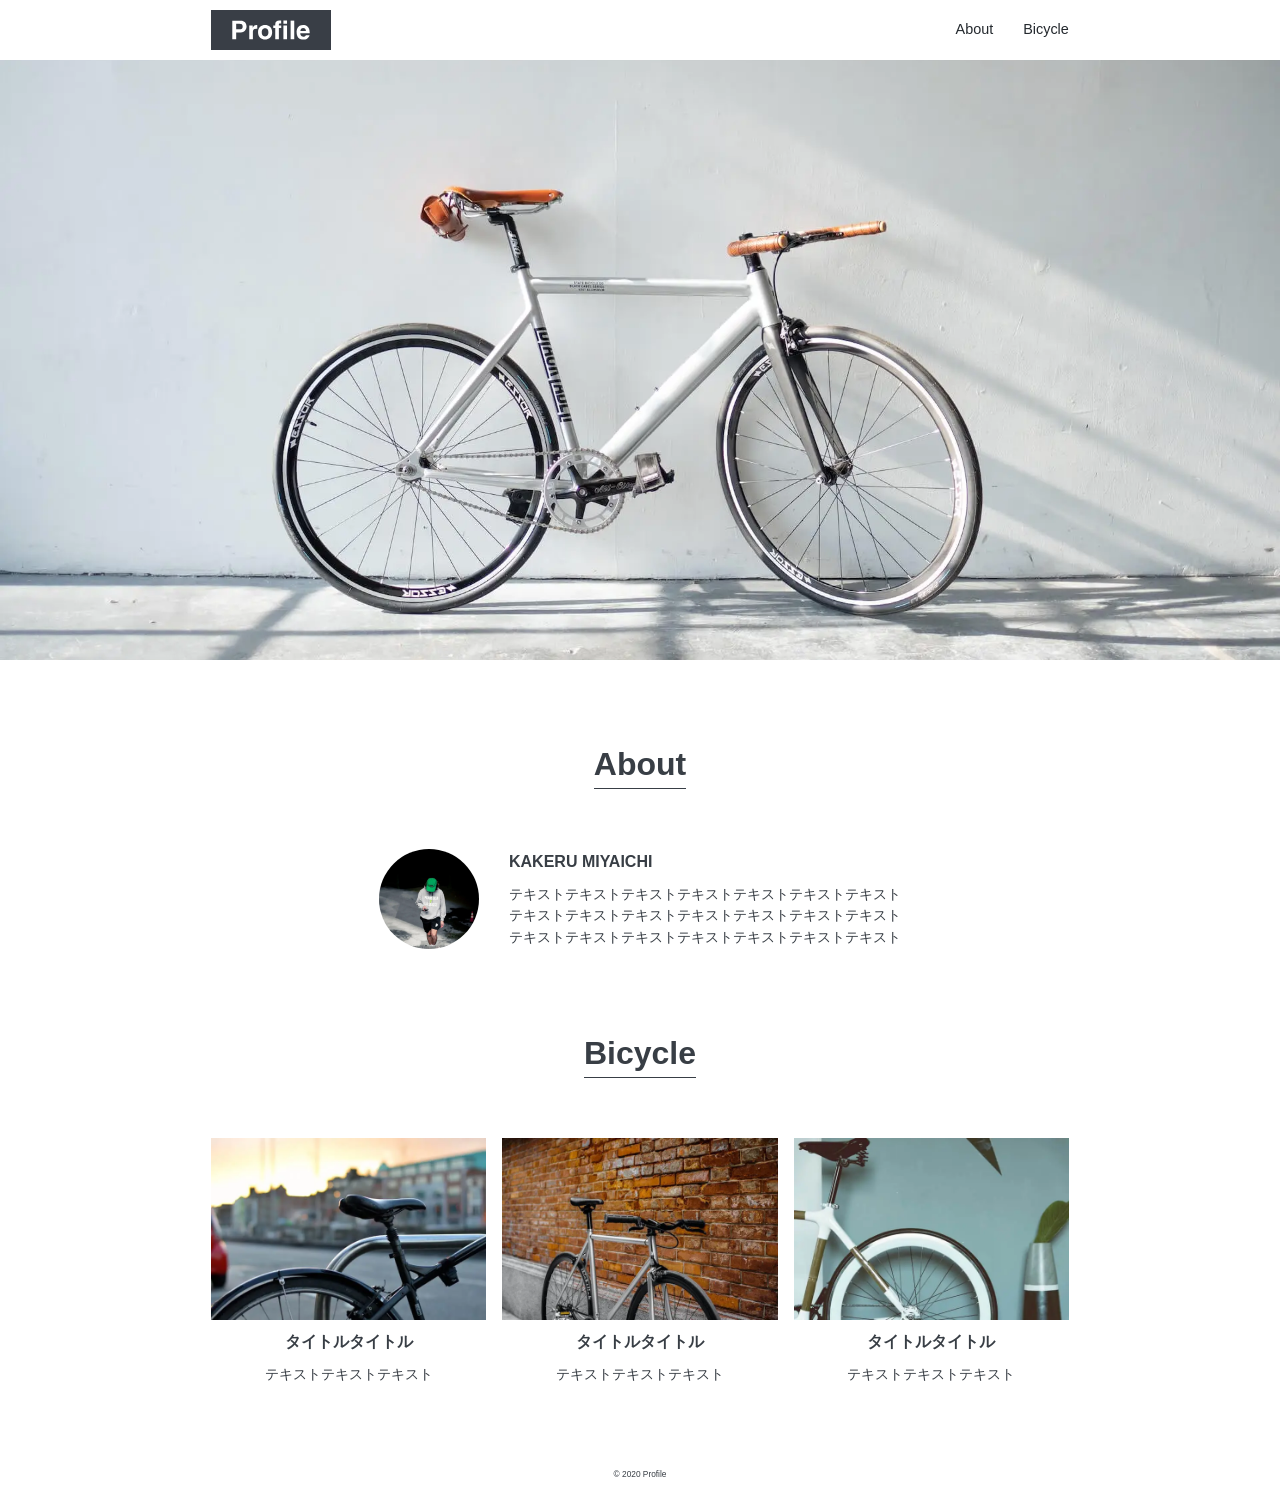
<file: index.html>
<!doctype html>
<html lang="ja">
  <head>
    <meta charset="UTF-8" />
    <meta name="viewport" content="width=device-width, initial-scale=1" />
    <title>Road Bike</title>
    <meta
      name="description"
      content="バイク乗りミヤイチのプロフィールサイトです。"
    />
    <link rel="icon" href="assets/img/favicon.ico" />
    <link rel="stylesheet" href="assets/css/style.css" />
    <script src="assets/js/script.js" defer type="module"></script>
  </head>
  <body>
    <header class="header" data-include="/partials/header.html"></header>
    <main class="main">
      <section class="hero-section">
        <div class="hero-wrapper">
          <img
            class="hero-img"
            src="assets/img/mainvisual.webp"
            alt="白いロードバイク"
          />
        </div>
      </section>
      <section id="about" class="about-section">
        <div class="about-container">
          <h2 class="about-title">About</h2>
          <div class="about-content">
            <img
              class="about-img"
              src="assets/img/about.webp"
              alt="ミヤイチカケルのプロフィール写真"
            />
            <div class="about-info">
              <h3 class="about-name">KAKERU MIYAICHI</h3>
              <p class="about-text">
                テキストテキストテキストテキストテキストテキストテキスト<br />テキストテキストテキストテキストテキストテキストテキスト<br />テキストテキストテキストテキストテキストテキストテキスト
              </p>
            </div>
          </div>
        </div>
      </section>
      <section id="bicycle" class="bicycle-section">
        <div class="bicycle-container">
          <h2 class="bicycle-title">Bicycle</h2>
          <ul class="bicycle-lists">
            <li class="bicycle-item">
              <a href="bicycle/bicycle1.html"
                ><img
                  src="assets/img/bicycle1.webp"
                  alt="夕日を背景にした自転車"
              /></a>
              <a href="bicycle/bicycle1.html"
                ><h3 class="bicycle-name">タイトルタイトル</h3></a
              >
              <p class="bicycle-text">テキストテキストテキスト</p>
            </li>
            <li class="bicycle-item">
              <a href="bicycle/bicycle2.html"
                ><img
                  src="assets/img/bicycle2.webp"
                  alt="レンガを背景にした自転車"
              /></a>
              <a href="bicycle/bicycle2.html"
                ><h3 class="bicycle-name">タイトルタイトル</h3></a
              >
              <p class="bicycle-text">テキストテキストテキスト</p>
            </li>
            <li class="bicycle-item">
              <a href="bicycle/bicycle3.html"
                ><img
                  src="assets/img/bicycle3.webp"
                  alt="ミント色の壁を背景にした自転車"
              /></a>
              <a href="bicycle/bicycle3.html"
                ><h3 class="bicycle-name">タイトルタイトル</h3></a
              >
              <p class="bicycle-text">テキストテキストテキスト</p>
            </li>
          </ul>
        </div>
      </section>
    </main>
    <footer class="footer" data-include="/partials/footer.html"></footer>
  </body>
</html>
</file>
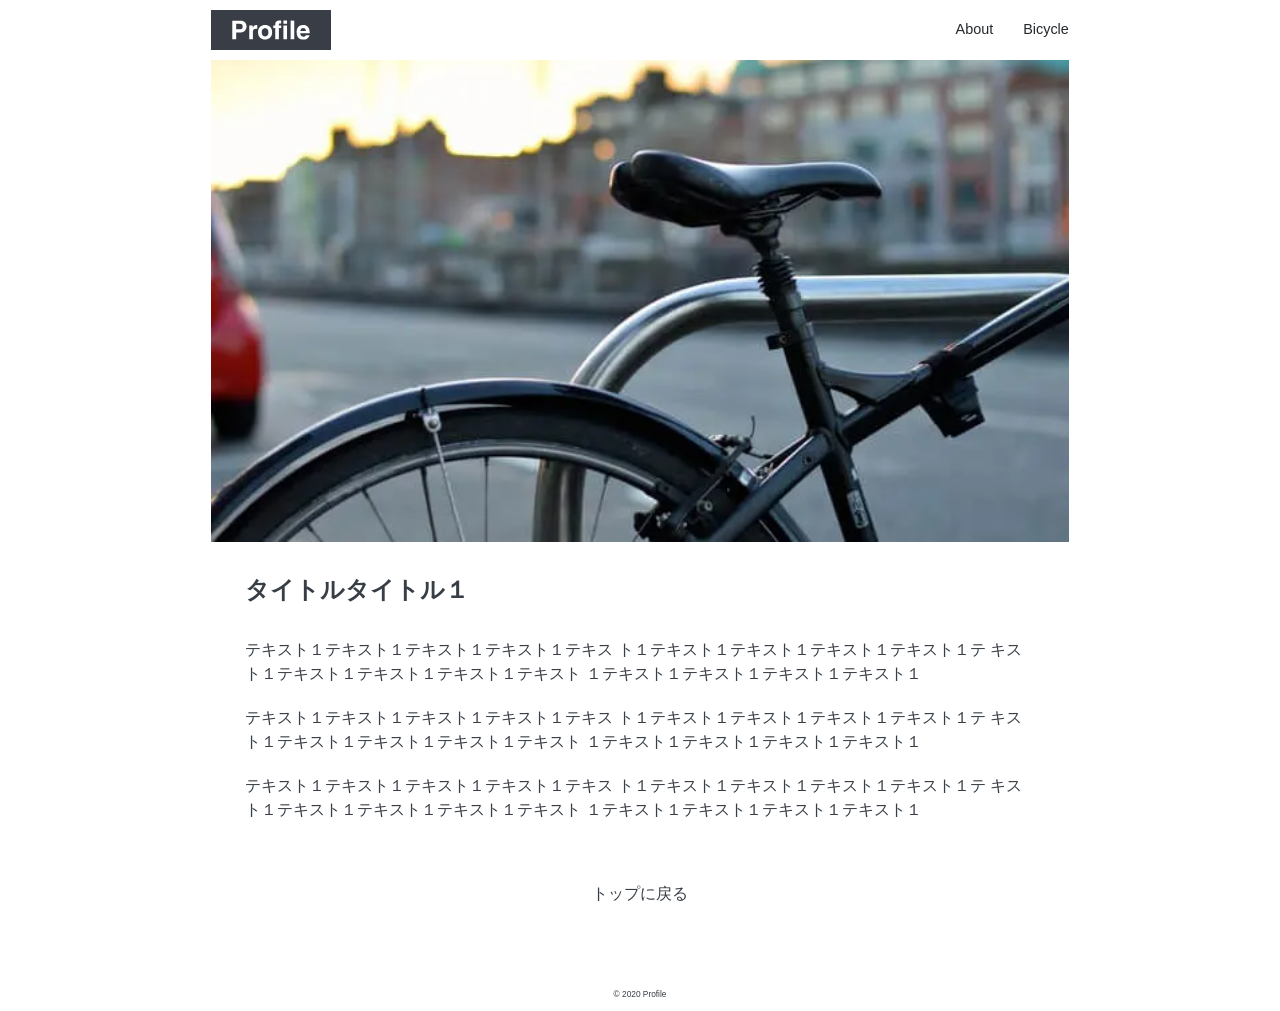
<file: bicycle/bicycle1.html>
<!doctype html>
<html lang="ja">
  <head>
    <meta charset="UTF-8" />
    <meta name="viewport" content="width=device-width, initial-scale=1" />
    <title>Road Bike | Bicycle1</title>
    <meta name="description" content="Bicycle1の詳細ページです。" />
    <link rel="icon" href="../assets/img/favicon.ico" />
    <link rel="stylesheet" href="../assets/css/style.css" />
    <script src="../assets/js/script.js" defer type="module"></script>
  </head>
  <body>
    <header class="header" data-include="../partials/header.html"></header>
    <main class="page-main">
      <div class="page-main__wrapper">
        <img
          class="page-main__img"
          src="../assets/img/bicycle1.webp"
          alt="夕日を背景にした自転車"
        />
        <h2 class="page-main__title">タイトルタイトル１</h2>
        <div class="page-main__text">
          <p>
            テキスト１テキスト１テキスト１テキスト１テキス
            ト１テキスト１テキスト１テキスト１テキスト１テ
            キスト１テキスト１テキスト１テキスト１テキスト
            １テキスト１テキスト１テキスト１テキスト１
          </p>
          <p>
            テキスト１テキスト１テキスト１テキスト１テキス
            ト１テキスト１テキスト１テキスト１テキスト１テ
            キスト１テキスト１テキスト１テキスト１テキスト
            １テキスト１テキスト１テキスト１テキスト１
          </p>
          <p>
            テキスト１テキスト１テキスト１テキスト１テキス
            ト１テキスト１テキスト１テキスト１テキスト１テ
            キスト１テキスト１テキスト１テキスト１テキスト
            １テキスト１テキスト１テキスト１テキスト１
          </p>
        </div>
        <a class="page-main__pagetop" href="../index.html">トップに戻る</a>
      </div>
    </main>
    <footer class="footer" data-include="/partials/footer.html"></footer>
  </body>
</html>
</file>
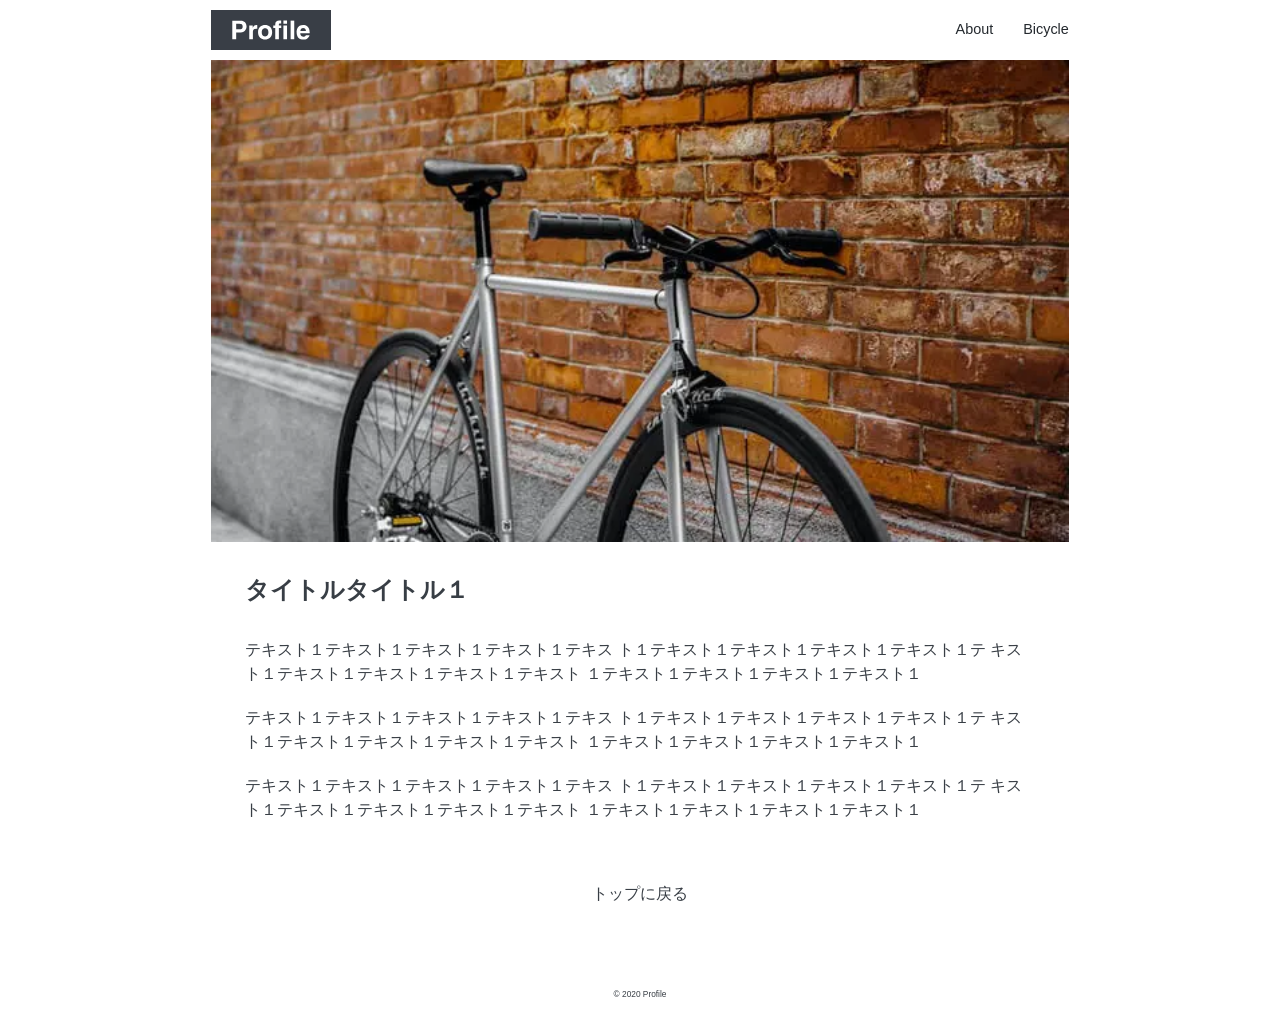
<file: bicycle/bicycle2.html>
<!doctype html>
<html lang="ja">
  <head>
    <meta charset="UTF-8" />
    <meta name="viewport" content="width=device-width, initial-scale=1" />
    <title>Road Bike | Bicycle2</title>
    <meta name="description" content="Bicycle2の詳細ページです。" />
    <link rel="icon" href="../assets/img/favicon.ico" />
    <link rel="stylesheet" href="../assets/css/style.css" />
    <script src="../assets/js/script.js" defer type="module"></script>
  </head>
  <body>
    <header class="header" data-include="../partials/header.html"></header>
    <main class="page-main">
      <div class="page-main__wrapper">
        <img
          class="page-main__img"
          src="../assets/img/bicycle2.webp"
          alt="レンガを背景にした自転車"
        />
        <h2 class="page-main__title">タイトルタイトル１</h2>
        <div class="page-main__text">
          <p>
            テキスト１テキスト１テキスト１テキスト１テキス
            ト１テキスト１テキスト１テキスト１テキスト１テ
            キスト１テキスト１テキスト１テキスト１テキスト
            １テキスト１テキスト１テキスト１テキスト１
          </p>
          <p>
            テキスト１テキスト１テキスト１テキスト１テキス
            ト１テキスト１テキスト１テキスト１テキスト１テ
            キスト１テキスト１テキスト１テキスト１テキスト
            １テキスト１テキスト１テキスト１テキスト１
          </p>
          <p>
            テキスト１テキスト１テキスト１テキスト１テキス
            ト１テキスト１テキスト１テキスト１テキスト１テ
            キスト１テキスト１テキスト１テキスト１テキスト
            １テキスト１テキスト１テキスト１テキスト１
          </p>
        </div>
        <a class="page-main__pagetop" href="../index.html">トップに戻る</a>
      </div>
    </main>
    <footer class="footer" data-include="/partials/footer.html"></footer>
  </body>
</html>
</file>
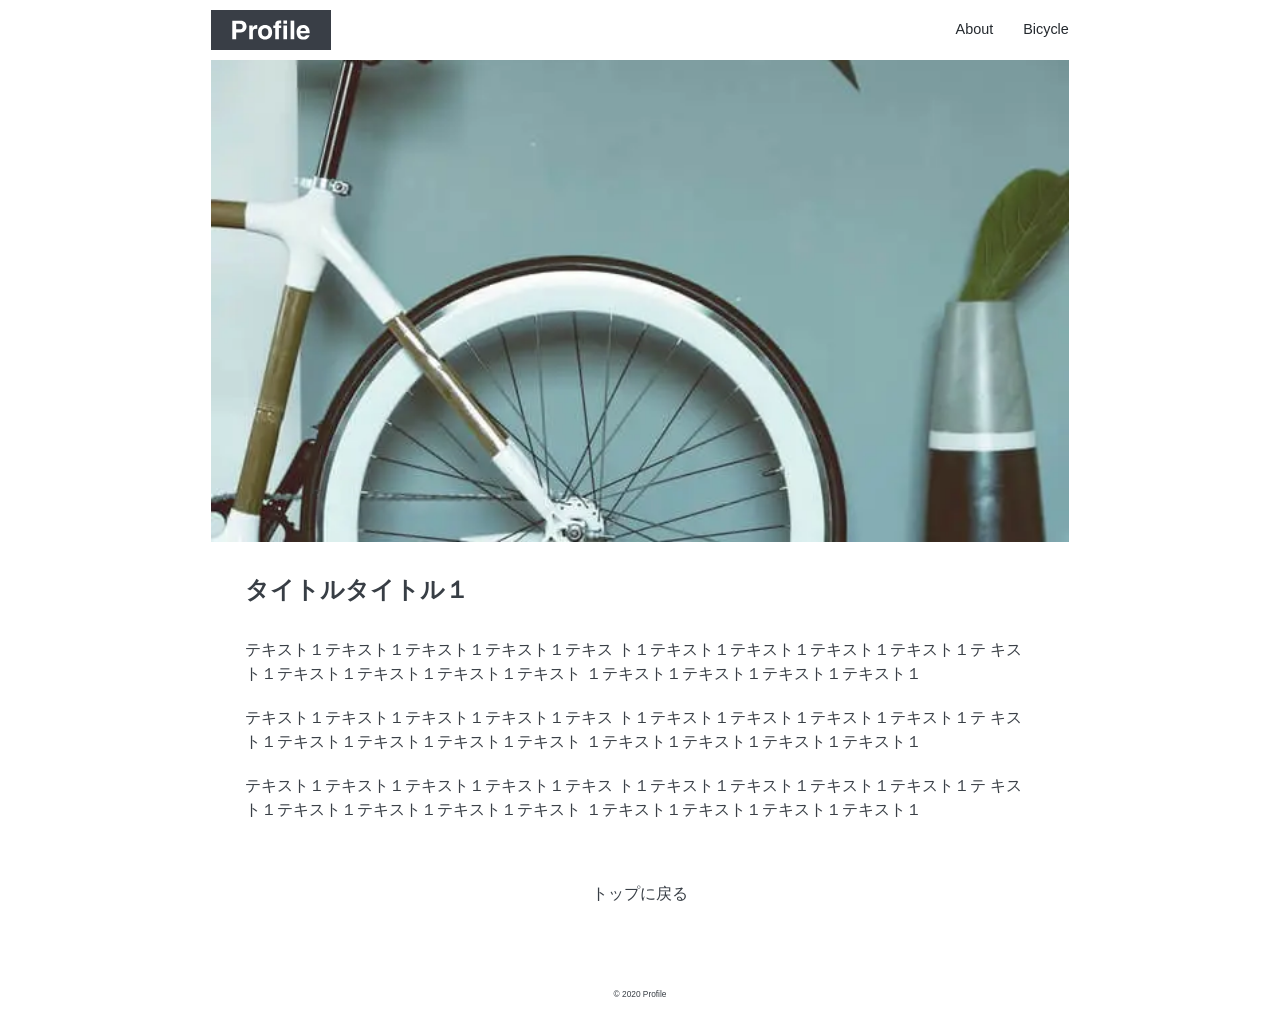
<file: bicycle/bicycle3.html>
<!doctype html>
<html lang="ja">
  <head>
    <meta charset="UTF-8" />
    <meta name="viewport" content="width=device-width, initial-scale=1" />
    <title>Road Bike | Bicycle3</title>
    <meta name="description" content="Bicycle3の詳細ページです。" />
    <link rel="icon" href="../assets/img/favicon.ico" />
    <link rel="stylesheet" href="../assets/css/style.css" />
    <script src="../assets/js/script.js" defer type="module"></script>
  </head>
  <body>
    <header class="header" data-include="../partials/header.html"></header>
    <main class="page-main">
      <div class="page-main__wrapper">
        <img
          class="page-main__img"
          src="../assets/img/bicycle3.webp"
          alt="ミント色の壁を背景にした自転車"
        />
        <h2 class="page-main__title">タイトルタイトル１</h2>
        <div class="page-main__text">
          <p>
            テキスト１テキスト１テキスト１テキスト１テキス
            ト１テキスト１テキスト１テキスト１テキスト１テ
            キスト１テキスト１テキスト１テキスト１テキスト
            １テキスト１テキスト１テキスト１テキスト１
          </p>
          <p>
            テキスト１テキスト１テキスト１テキスト１テキス
            ト１テキスト１テキスト１テキスト１テキスト１テ
            キスト１テキスト１テキスト１テキスト１テキスト
            １テキスト１テキスト１テキスト１テキスト１
          </p>
          <p>
            テキスト１テキスト１テキスト１テキスト１テキス
            ト１テキスト１テキスト１テキスト１テキスト１テ
            キスト１テキスト１テキスト１テキスト１テキスト
            １テキスト１テキスト１テキスト１テキスト１
          </p>
        </div>
        <a class="page-main__pagetop" href="../index.html">トップに戻る</a>
      </div>
    </main>
    <footer class="footer" data-include="/partials/footer.html"></footer>
  </body>
</html>
</file>
<file: assets/css/style.css>
*,*::before,*::after{box-sizing:border-box;margin:0;padding:0}body{line-height:1.5;-webkit-font-smoothing:antialiased}img,svg,video{display:block;max-width:100%;height:auto}a{color:inherit;text-decoration:none}ul,ol{list-style:none}input,button,textarea,select{font:inherit;border:none;background:none}button{cursor:pointer}.header-container{display:flex;justify-content:space-between;margin-inline:auto;padding-block:10px;max-width:960px;padding-inline:4%}.header__logo{width:120px;height:40px}.header__nav{display:flex;align-items:center;font-size:.9rem;color:#24292e}.header__lists{display:flex;gap:30px}body{font-family:"Meiryo","メイリオ",sans-serif;color:#383e45}.main{display:flex;flex-direction:column;gap:80px}.hero-wrapper{width:100%;height:600px}.hero-img{width:100%;max-width:none;height:100%;-o-object-fit:cover;object-fit:cover}.about-container{display:flex;flex-direction:column;align-items:center;gap:60px;max-width:960px;margin-inline:auto;padding-inline:4%}.about-title{font-weight:700;font-size:2rem;border-bottom:1px solid #383e45}.about-content{display:flex;flex-direction:column;gap:10px;align-items:center}@media(min-width: 1025px){.about-content{flex-direction:row;gap:30px}}.about-img{width:100px;height:100px;-o-object-fit:cover;object-fit:cover;border-radius:50%}.about-info{display:flex;flex-direction:column;gap:10px}.about-name{font-size:1rem}.about-text{font-size:.9rem}.bicycle-container{display:flex;flex-direction:column;align-items:center;gap:60px;max-width:960px;margin-inline:auto;padding-inline:4%}.bicycle-title{font-weight:700;font-size:2rem;border-bottom:1px solid #383e45}.bicycle-lists{display:flex;flex-direction:column;gap:30px}@media(min-width: 1025px){.bicycle-lists{flex-direction:row;gap:1rem}}.bicycle-item{display:flex;flex-direction:column;gap:10px;align-items:center}.bicycle-name{font-size:1rem}.bicycle-text{font-size:.9rem}.page-main__wrapper{padding-inline:4%;display:flex;flex-direction:column;gap:30px;max-width:960px;margin-inline:auto}.page-main__img{aspect-ratio:16/9;-o-object-fit:cover;object-fit:cover;-o-object-position:bottom;object-position:bottom}.page-main__title,.page-main__text{padding-inline:4%}.page-main__text{display:flex;flex-direction:column;gap:20px}.page-main__pagetop{margin-top:30px;text-align:center}.footer{margin-top:80px;padding-bottom:10px;text-align:center;font-size:10px}
</file>
